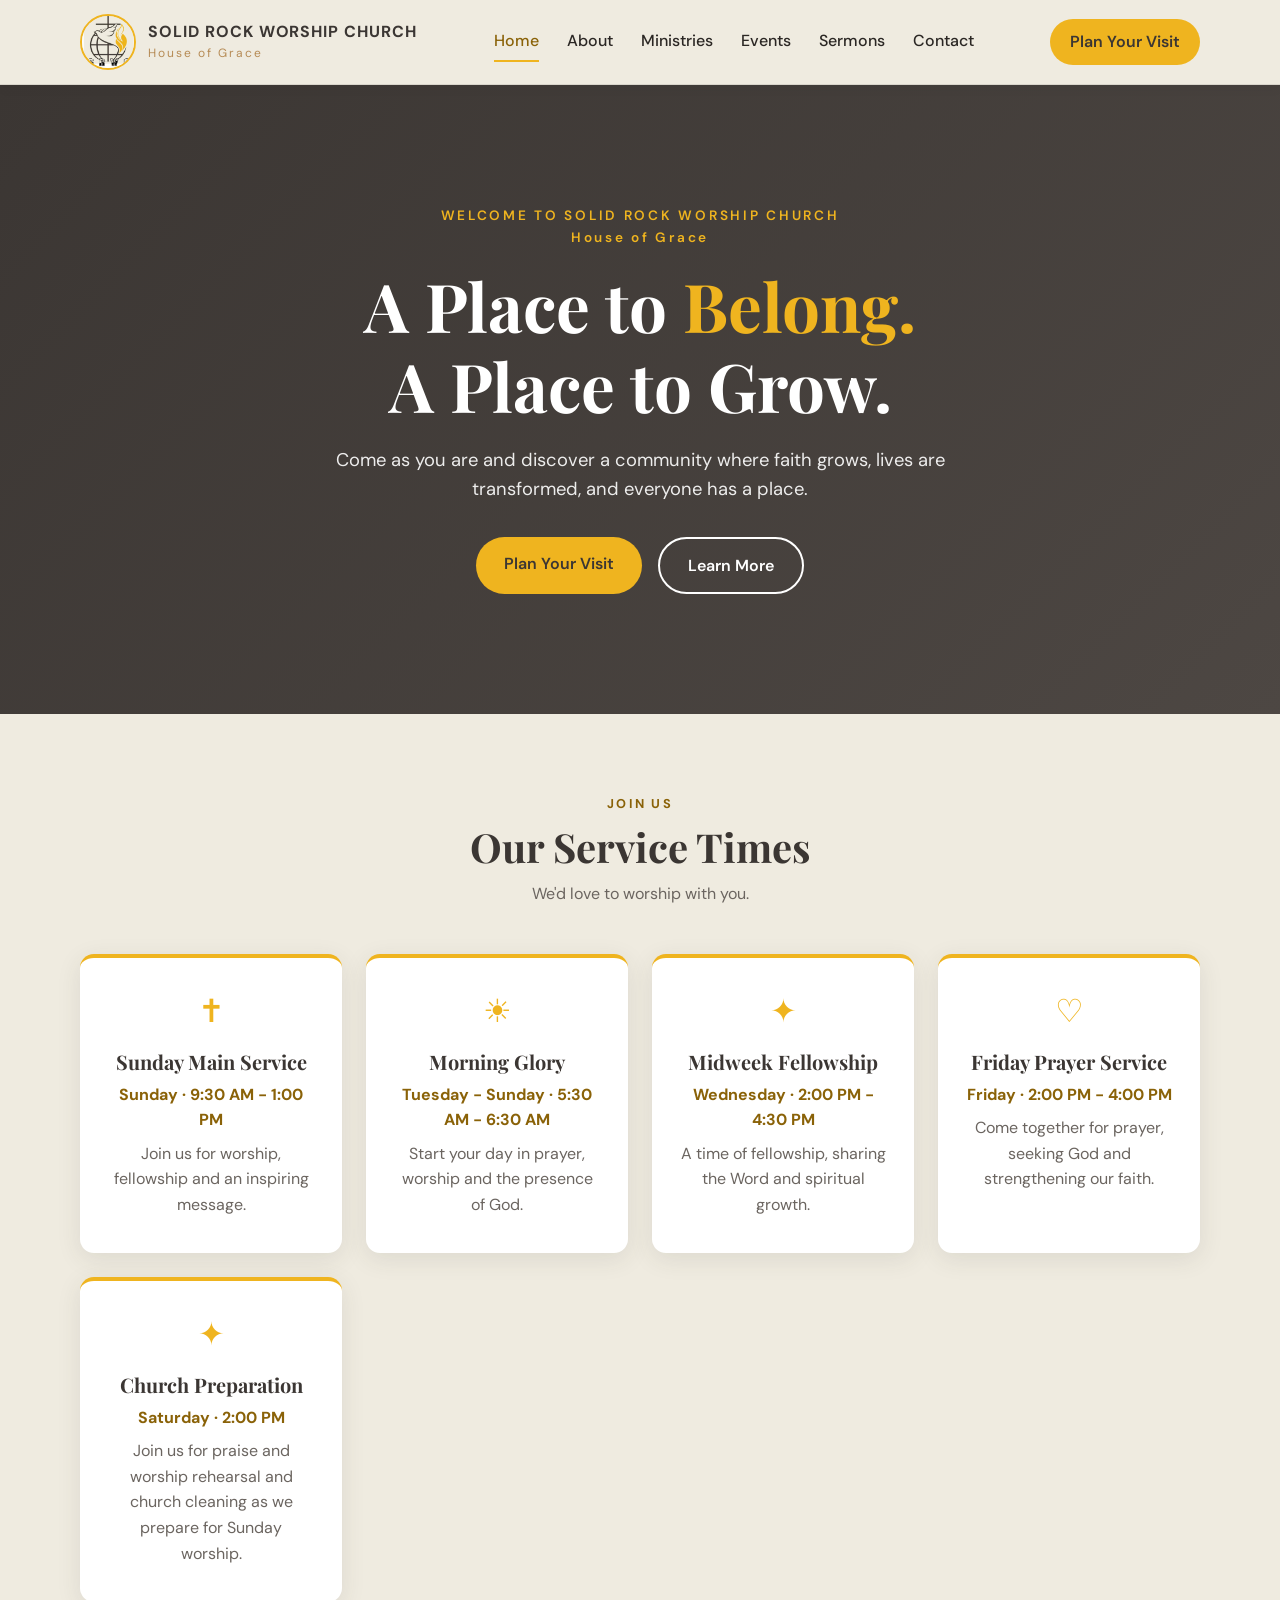
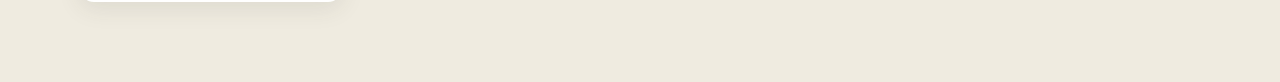
<file: index.html>
<!DOCTYPE html>
<html lang="en">
<head>
    <meta charset="UTF-8">
    <meta name="viewport" content="width=device-width, initial-scale=1.0">
    <meta name="description" content="Welcome to SOLID ROCK WORSHIP CHURCH, a place to belong, grow in faith and connect with others.">
    <title>SOLID ROCK WORSHIP CHURCH</title>
   <link rel="icon" type="image/png" href="images/favicon.png">
    <link rel="stylesheet" href="style.css">

</head>
<body>

    <header class="header">
        <div class="container nav-container">

           <a href="index.html" class="logo">
    <img src="images/LOGO.jpeg" alt="Solid Rock Worship Church logo" class="logo-img">

    <span class="logo-text">
        <strong>SOLID ROCK WORSHIP CHURCH</strong>
        <small>House of Grace</small>
    </span>
</a>
            <nav class="navbar">
                <a href="index.html" aria-current="page">Home</a>
                <a href="about.html">About</a>
                <a href="ministries.html">Ministries</a>
                <a href="events.html">Events</a>
                <a href="sermons.html">Sermons</a>
                <a href="contact.html">Contact</a>
            </nav>

            <a href="contact.html" class="nav-button">Plan Your Visit</a>
            <button class="menu-button" id="menuButton" type="button" aria-label="Open menu">&#9776;</button>

        </div>
    </header>

    <main>

        
        <section class="hero" id="home">
            <div class="container hero-content">
               <p class="hero-small-title">
    WELCOME TO SOLID ROCK WORSHIP CHURCH
    <br>
    <span>House of Grace</span>
</p>
                <h1>
                    A Place to <span>Belong.</span>
                    <br>
                    A Place to Grow.
                </h1>
                <p class="hero-description">
                    Come as you are and discover a community where faith grows,
                    lives are transformed, and everyone has a place.
                </p>
                <div class="hero-buttons">
                    <a href="contact.html" class="primary-button">Plan Your Visit</a>
                    <a href="about.html" class="secondary-button">Learn More</a>
                </div>
            </div>
        </section>

        
<section class="service-section">
    <div class="container">

        <div class="section-heading">
            <p class="section-label">JOIN US</p>
            <h2>Our Service Times</h2>
            <p>We'd love to worship with you.</p>
        </div>

        <div class="service-grid">

            <!-- Sunday Main Service -->
            <div class="service-card">
                <div class="service-icon">&#10013;</div>
                <h3>Sunday Main Service</h3>
                <p class="service-time">Sunday · 9:30 AM - 1:00 PM</p>
                <p>Join us for worship, fellowship and an inspiring message.</p>
            </div>

            <!-- Morning Glory -->
            <div class="service-card">
                <div class="service-icon">&#9728;</div>
                <h3>Morning Glory</h3>
                <p class="service-time">Tuesday - Sunday · 5:30 AM - 6:30 AM</p>
                <p>Start your day in prayer, worship and the presence of God.</p>
            </div>

            <!-- Midweek Fellowship -->
            <div class="service-card">
                <div class="service-icon">&#10022;</div>
                <h3>Midweek Fellowship</h3>
                <p class="service-time">Wednesday · 2:00 PM - 4:30 PM</p>
                <p>A time of fellowship, sharing the Word and spiritual growth.</p>
            </div>

            <!-- Friday Prayer -->
            <div class="service-card">
                <div class="service-icon">&#9825;</div>
                <h3>Friday Prayer Service</h3>
                <p class="service-time">Friday · 2:00 PM - 4:00 PM</p>
                <p>Come together for prayer, seeking God and strengthening our faith.</p>
            </div>

            <!-- Church Preparation -->
            <div class="service-card">
                <div class="service-icon">&#10022;</div>
                <h3>Church Preparation</h3>
                <p class="service-time">Saturday · 2:00 PM</p>
                <p>Join us for praise and worship rehearsal and church cleaning as we prepare for Sunday worship.</p>
            </div>

        </div>

    </div>
</section>

       

    </main>

    <script src="script.js"></script>
</body>
</html>
</file>
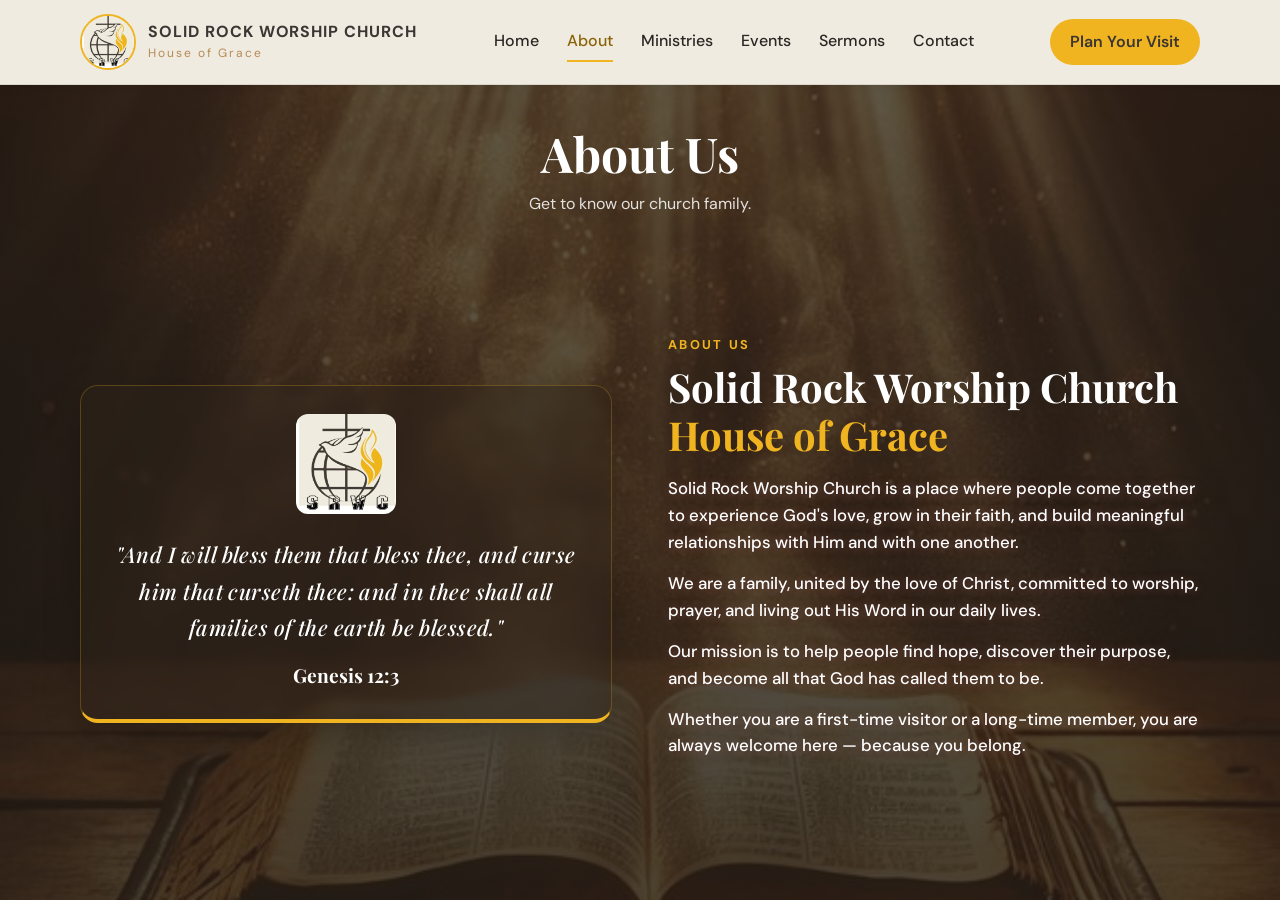
<file: about.html>
<!DOCTYPE html>
<html lang="en">
<head>
    <meta charset="UTF-8">
    <meta name="viewport" content="width=device-width, initial-scale=1.0">
    <meta name="description" content="Learn about SOLID ROCK WORSHIP CHURCH, a welcoming community built on faith, love and fellowship.">
    <title>About Us | SOLID ROCK WORSHIP CHURCH</title>
    <link rel="icon" href="images/favicon.png">
    <link rel="stylesheet" href="style.css">
</head>
<body class="about-page">

    <header class="header">
        <div class="container nav-container">

           <a href="index.html" class="logo">
    <img src="images/LOGO.jpeg" alt="Solid Rock Worship Church logo" class="logo-img">

    <span class="logo-text">
        <strong>SOLID ROCK WORSHIP CHURCH</strong>
        <small>House of Grace</small>
    </span>
</a>

            <nav class="navbar">
                <a href="index.html">Home</a>
                <a href="about.html" aria-current="page">About</a>
                <a href="ministries.html">Ministries</a>
                <a href="events.html">Events</a>
                <a href="sermons.html">Sermons</a>
                <a href="contact.html">Contact</a>
            </nav>

            <a href="contact.html" class="nav-button">Plan Your Visit</a>
            <button class="menu-button" id="menuButton" type="button" aria-label="Open menu">&#9776;</button>

        </div>
    </header>

    <main>

        <section class="page-banner about-banner">
            <div class="container">
                <h1>About Us</h1>
                <p>Get to know our church family.</p>
            </div>
        </section>

        <section class="about-section">
            <div class="container about-grid">

                <div class="about-image">
                    <div class="about-card">
                        <img src="images/LOGO.jpeg" alt="Solid Rock Worship Church logo" class="about-logo">
                        <blockquote>
                         <p>
                               "And I will bless them that bless thee, and curse him that curseth thee: and in thee shall all families of the earth be blessed."
                        </p>

                        <cite>Genesis 12:3</cite>
                        </blockquote>
                    </div>
                </div>
                
<div class="about-content">

    <p class="section-label">ABOUT US</p>

    <h2>
        Solid Rock Worship Church
        <span>House of Grace</span>
    </h2>

    <p>
        Solid Rock Worship Church is a place where people come
        together to experience God's love, grow in their faith,
        and build meaningful relationships with Him and with
        one another.
    </p>

    <p>
        We are a family, united by the love of Christ,
        committed to worship, prayer, and living out His
        Word in our daily lives.
    </p>

    <p>
        Our mission is to help people find hope, discover
        their purpose, and become all that God has called
        them to be.
    </p>

    <p>
        Whether you are a first-time visitor or a long-time
        member, you are always welcome here — because
        you belong.
    </p>

</div>

                

            </div>
        </section>

    </main>

    <script src="script.js"></script>
</body>
</html>
</file>
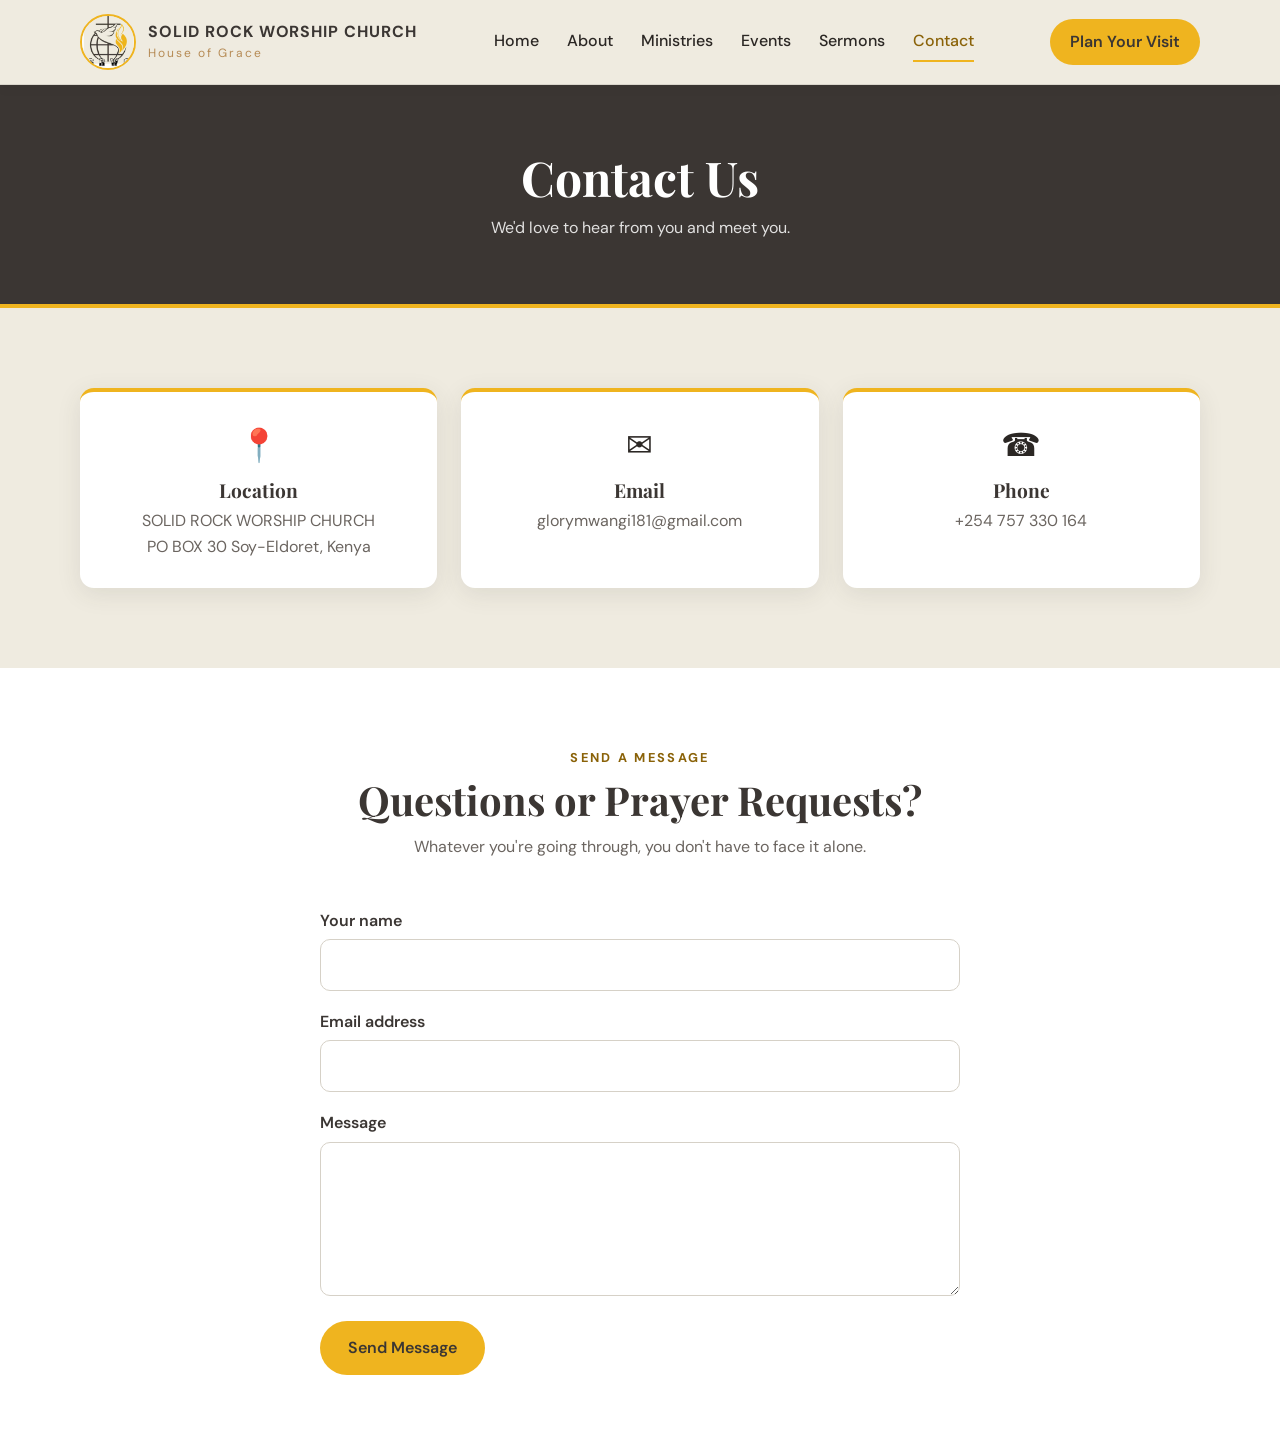
<file: contact.html>
<!DOCTYPE html>
<html lang="en">
<head>
    <meta charset="UTF-8">
    <meta name="viewport" content="width=device-width, initial-scale=1.0">
    <meta name="description" content="Contact SOLID ROCK WORSHIP CHURCH and plan your first visit.">
    <title>Contact | SOLID ROCK WORSHIP CHURCH</title>
    <link rel="icon" href="images/favicon.png">
    <link rel="stylesheet" href="style.css">
</head>
<body>

    <header class="header">
        <div class="container nav-container">

            <a href="index.html" class="logo">
    <img src="images/LOGO.jpeg" alt="Solid Rock Worship Church logo" class="logo-img">

    <span class="logo-text">
        <strong>SOLID ROCK WORSHIP CHURCH</strong>
        <small>House of Grace</small>
    </span>
</a>

            <nav class="navbar">
                <a href="index.html">Home</a>
                <a href="about.html">About</a>
                <a href="ministries.html">Ministries</a>
                <a href="events.html">Events</a>
                <a href="sermons.html">Sermons</a>
                <a href="contact.html" aria-current="page">Contact</a>
            </nav>

            <a href="contact.html" class="nav-button">Plan Your Visit</a>
            <button class="menu-button" id="menuButton" type="button" aria-label="Open menu">&#9776;</button>

        </div>
    </header>

    <main>

        <section class="page-banner">
            <div class="container">
                <h1>Contact Us</h1>
                <p>We'd love to hear from you and meet you.</p>
            </div>
        </section>

        
        <section class="contact-section">
            <div class="container">
                <div class="contact-grid">

                    <div class="contact-item">
                        <span>&#128205;</span>
                        <h2>Location</h2>
                        <p>SOLID ROCK WORSHIP CHURCH<br>PO BOX 30 Soy-Eldoret, Kenya</p>
                    </div>

                    <div class="contact-item">
                        <span>&#9993;</span>
                        <h2>Email</h2>
                        <p>glorymwangi181@gmail.com</p>
                    </div>

                    <div class="contact-item">
                        <span>&#9742;</span>
                        <h2>Phone</h2>
                        <p>+254 757 330 164</p>
                    </div>

                </div>
            </div>
        </section>

        
        <section class="form-section">
            <div class="container">

                <div class="section-heading">
                    <p class="section-label">SEND A MESSAGE</p>
                    <h2>Questions or Prayer Requests?</h2>
                    <p>Whatever you're going through, you don't have to face it alone.</p>
                </div>

                <form class="contact-form">
                    <div>
                        <label for="name">Your name</label>
                        <input type="text" id="name" name="name" required>
                    </div>
                    <div>
                        <label for="email">Email address</label>
                        <input type="email" id="email" name="email" required>
                    </div>
                    <div>
                        <label for="message">Message</label>
                        <textarea id="message" name="message" rows="5" required></textarea>
                    </div>
                    <button type="submit" class="primary-button">Send Message</button>
                </form>

            </div>
        </section>

    </main>

    <script src="script.js"></script>
</body>
</html>
</file>
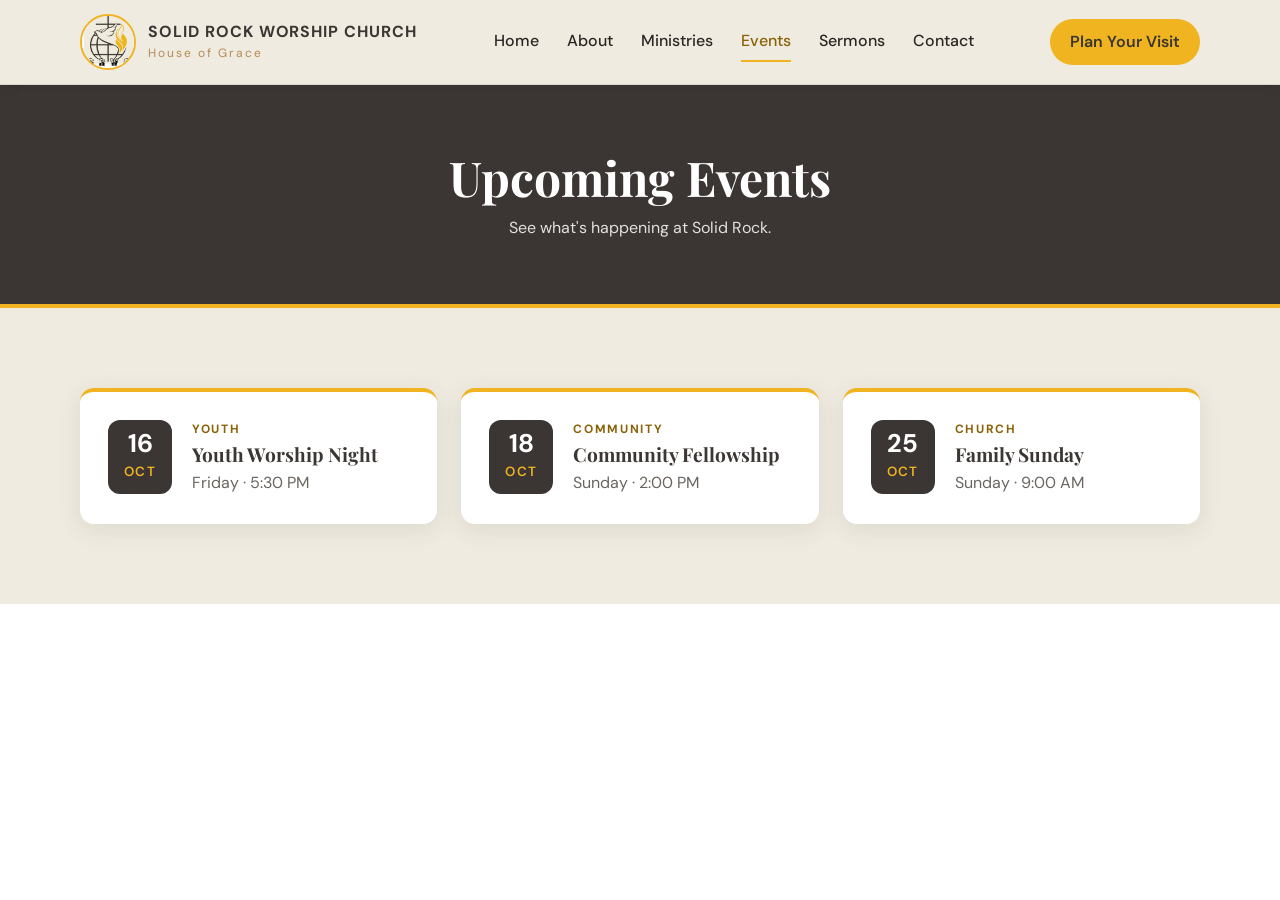
<file: events.html>
<!DOCTYPE html>
<html lang="en">
<head>
    <meta charset="UTF-8">
    <meta name="viewport" content="width=device-width, initial-scale=1.0">
    <meta name="description" content="See what's happening at SOLID ROCK WORSHIP CHURCH: upcoming services, youth nights and community events.">
    <title>Events | SOLID ROCK WORSHIP CHURCH</title>
    <link rel="icon" href="images/favicon.png">
    <link rel="stylesheet" href="style.css">
</head>
<body>

    <header class="header">
        <div class="container nav-container">

            <a href="index.html" class="logo">
    <img src="images/LOGO.jpeg" alt="Solid Rock Worship Church logo" class="logo-img">

    <span class="logo-text">
        <strong>SOLID ROCK WORSHIP CHURCH</strong>
        <small>House of Grace</small>
    </span>
</a>

            <nav class="navbar">
                <a href="index.html">Home</a>
                <a href="about.html">About</a>
                <a href="ministries.html">Ministries</a>
                <a href="events.html" aria-current="page">Events</a>
                <a href="sermons.html">Sermons</a>
                <a href="contact.html">Contact</a>
            </nav>

            <a href="contact.html" class="nav-button">Plan Your Visit</a>
            <button class="menu-button" id="menuButton" type="button" aria-label="Open menu">&#9776;</button>

        </div>
    </header>

    <main>

        <section class="page-banner">
            <div class="container">
                <h1>Upcoming Events</h1>
                <p>See what's happening at Solid Rock.</p>
            </div>
        </section>

        
        <section class="events-section">
            <div class="container">
                <div class="events-grid">

                    <article class="event-card">
                        <div class="event-date">
                            <span>16</span>
                            <small>OCT</small>
                        </div>
                        <div class="event-content">
                            <p class="event-category">YOUTH</p>
                            <h2>Youth Worship Night</h2>
                            <p>Friday · 5:30 PM</p>
                        </div>
                    </article>

                    <article class="event-card">
                        <div class="event-date">
                            <span>18</span>
                            <small>OCT</small>
                        </div>
                        <div class="event-content">
                            <p class="event-category">COMMUNITY</p>
                            <h2>Community Fellowship</h2>
                            <p>Sunday · 2:00 PM</p>
                        </div>
                    </article>

                    <article class="event-card">
                        <div class="event-date">
                            <span>25</span>
                            <small>OCT</small>
                        </div>
                        <div class="event-content">
                            <p class="event-category">CHURCH</p>
                            <h2>Family Sunday</h2>
                            <p>Sunday · 9:00 AM</p>
                        </div>
                    </article>

                </div>
            </div>
        </section>

    </main>

    <script src="script.js"></script>
</body>
</html>
</file>
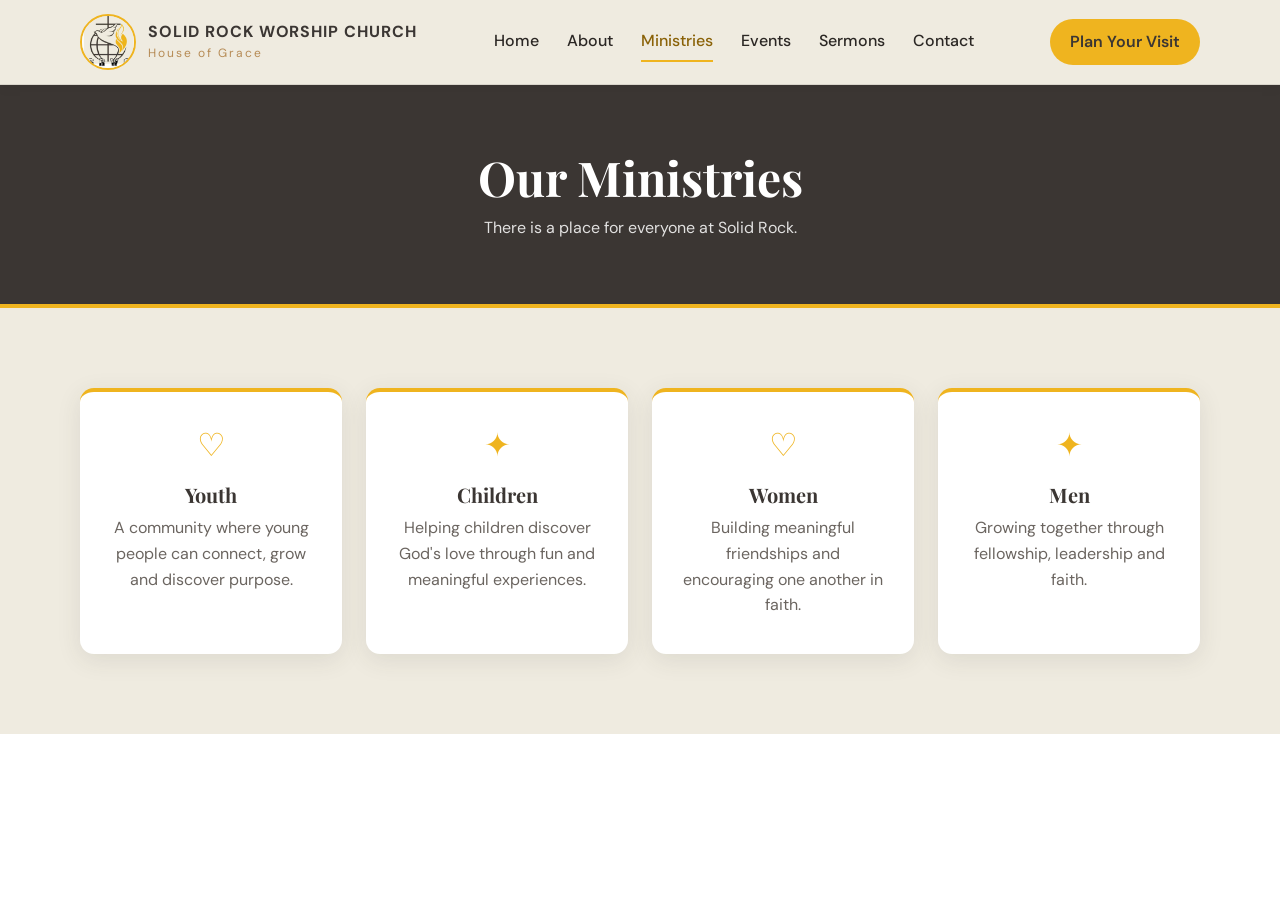
<file: ministries.html>
<!DOCTYPE html>
<html lang="en">
<head>
    <meta charset="UTF-8">
    <meta name="viewport" content="width=device-width, initial-scale=1.0">
    <meta name="description" content="Explore the ministries at SOLID ROCK WORSHIP CHURCH and find your community.">
    <title>Ministries | SOLID ROCK WORSHIP CHURCH</title>
    <link rel="icon" href="images/favicon.png">
    <link rel="stylesheet" href="style.css">
</head>
<body>

    <header class="header">
        <div class="container nav-container">

           <a href="index.html" class="logo">
    <img src="images/LOGO.jpeg" alt="Solid Rock Worship Church logo" class="logo-img">

    <span class="logo-text">
        <strong>SOLID ROCK WORSHIP CHURCH</strong>
        <small>House of Grace</small>
    </span>
</a>
            <nav class="navbar">
                <a href="index.html">Home</a>
                <a href="about.html">About</a>
                <a href="ministries.html" aria-current="page">Ministries</a>
                <a href="events.html">Events</a>
                <a href="sermons.html">Sermons</a>
                <a href="contact.html">Contact</a>
            </nav>

            <a href="contact.html" class="nav-button">Plan Your Visit</a>
            <button class="menu-button" id="menuButton" type="button" aria-label="Open menu">&#9776;</button>

        </div>
    </header>

    <main>

        <section class="page-banner">
            <div class="container">
                <h1>Our Ministries</h1>
                <p>There is a place for everyone at Solid Rock.</p>
            </div>
        </section>

       
        <section class="ministries-section">
            <div class="container">

                <div class="ministries-grid">

                    <article class="ministry-card">
                        <div class="ministry-icon">&#9825;</div>
                        <h2>Youth</h2>
                        <p>A community where young people can connect, grow and discover purpose.</p>
                    </article>

                    <article class="ministry-card">
                        <div class="ministry-icon">&#10022;</div>
                        <h2>Children</h2>
                        <p>Helping children discover God's love through fun and meaningful experiences.</p>
                    </article>

                    <article class="ministry-card">
                        <div class="ministry-icon">&#9825;</div>
                        <h2>Women</h2>
                        <p>Building meaningful friendships and encouraging one another in faith.</p>
                    </article>

                    <article class="ministry-card">
                        <div class="ministry-icon">&#10022;</div>
                        <h2>Men</h2>
                        <p>Growing together through fellowship, leadership and faith.</p>
                    </article>

                </div>
            </div>
        </section>

    </main>

    <script src="script.js"></script>
</body>
</html>
</file>
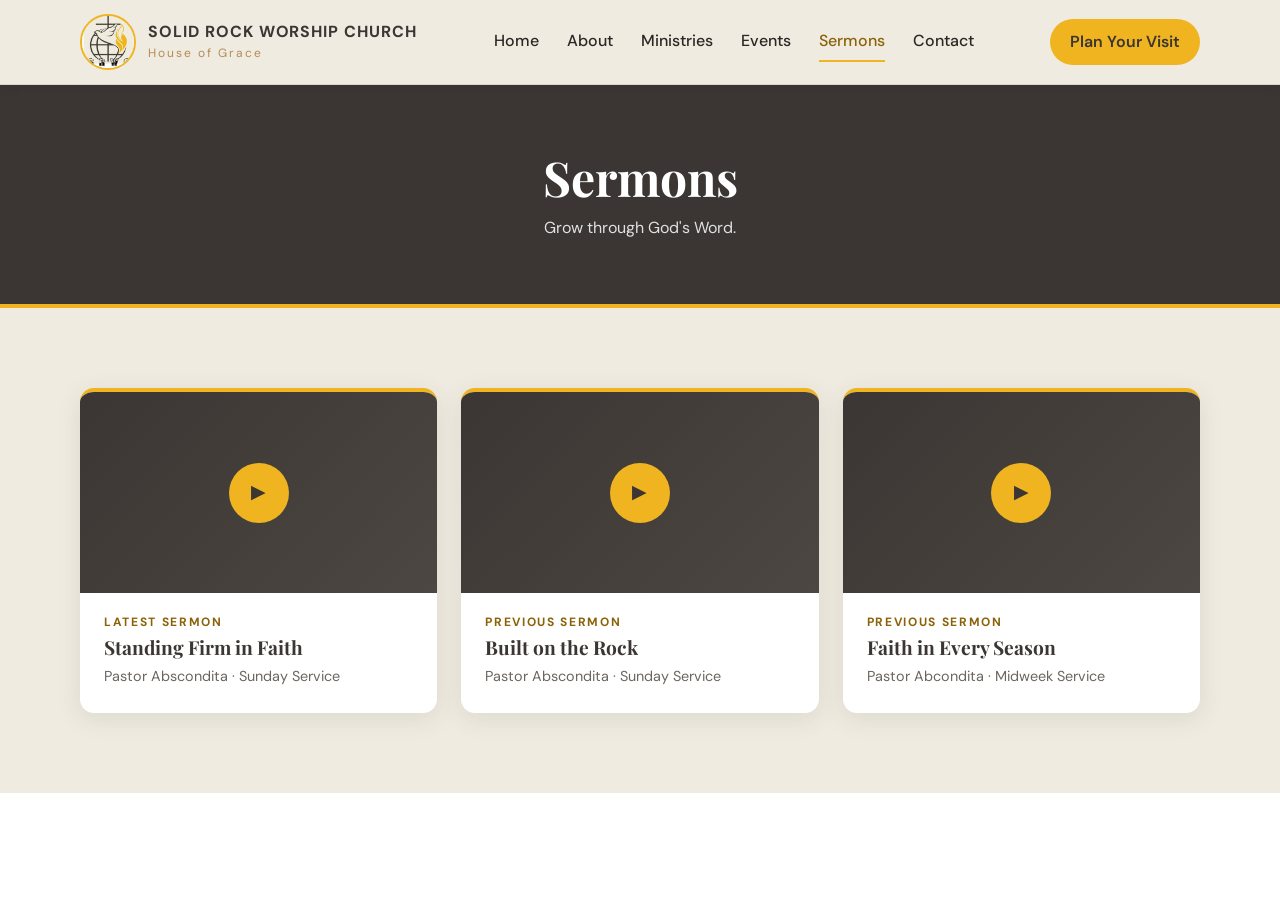
<file: sermons.html>
<!DOCTYPE html>
<html lang="en">
<head>
    <meta charset="UTF-8">
    <meta name="viewport" content="width=device-width, initial-scale=1.0">
    <meta name="description" content="Watch and listen to messages from the pastors at SOLID ROCK WORSHIP CHURCH.">
    <title>Sermons | SOLID ROCK WORSHIP CHURCH</title>
    <link rel="icon" href="images/favicon.png">
    <link rel="stylesheet" href="style.css">
</head>
<body>

    <header class="header">
        <div class="container nav-container">

            <a href="index.html" class="logo">
    <img src="images/LOGO.jpeg" alt="Solid Rock Worship Church logo" class="logo-img">

    <span class="logo-text">
        <strong>SOLID ROCK WORSHIP CHURCH</strong>
        <small>House of Grace</small>
    </span>
</a>

            <nav class="navbar">
                <a href="index.html">Home</a>
                <a href="about.html">About</a>
                <a href="ministries.html">Ministries</a>
                <a href="events.html">Events</a>
                <a href="sermons.html" aria-current="page">Sermons</a>
                <a href="contact.html">Contact</a>
            </nav>

            <a href="contact.html" class="nav-button">Plan Your Visit</a>
            <button class="menu-button" id="menuButton" type="button" aria-label="Open menu">&#9776;</button>

        </div>
    </header>

    <main>

        <section class="page-banner">
            <div class="container">
                <h1>Sermons</h1>
                <p>Grow through God's Word.</p>
            </div>
        </section>

      
        <section class="sermons-section">
            <div class="container">
                <div class="sermons-grid">

                    <article class="sermon-card">
                        <div class="sermon-thumbnail">
                            <span class="play-button">&#9654;</span>
                        </div>
                        <div class="sermon-info">
                            <p class="sermon-label">LATEST SERMON</p>
                            <h2>Standing Firm in Faith</h2>
                            <span>Pastor Abscondita · Sunday Service</span>
                        </div>
                    </article>

                    <article class="sermon-card">
                        <div class="sermon-thumbnail">
                            <span class="play-button">&#9654;</span>
                        </div>
                        <div class="sermon-info">
                            <p class="sermon-label">PREVIOUS SERMON</p>
                            <h2>Built on the Rock</h2>
                            <span>Pastor Abscondita · Sunday Service</span>
                        </div>
                    </article>

                    <article class="sermon-card">
                        <div class="sermon-thumbnail">
                            <span class="play-button">&#9654;</span>
                        </div>
                        <div class="sermon-info">
                            <p class="sermon-label">PREVIOUS SERMON</p>
                            <h2>Faith in Every Season</h2>
                            <span>Pastor Abcondita · Midweek Service</span>
                        </div>
                    </article>

                </div>
            </div>
        </section>

    </main>

    <script src="script.js"></script>
</body>
</html>
</file>
<file: style.css>
@import url('https://fonts.googleapis.com/css2?family=DM+Sans:wght@400;500;600;700&family=Playfair+Display:wght@500;600;700&display=swap');
:root {
    --charcoal: #3b3633;
    --charcoal-light: #4d4743;
    --gold: #efb41f;
    --gold-hover: #d99f0f;
    --gold-text: #8a6208;
    --cream: #efebe0;
    --text: #2b2724;
    --muted: #6b6560;
    --white: #ffffff;
    --radius: 14px;
    --shadow: 0 6px 24px rgba(59, 54, 51, 0.1);
}


*, *::before, *::after {
    box-sizing: border-box;
    margin: 0;
    padding: 0;
}

html { scroll-behavior: smooth; }

body {
    font-family: 'DM Sans', sans-serif;
    color: var(--text);
    background: var(--white);
    line-height: 1.6;
}

h1, h2, h3 {
    font-family: 'Playfair Display', serif;
    color: var(--charcoal);
    line-height: 1.2;
}

a { color: inherit; text-decoration: none; }

.container {
    width: min(1120px, 92%);
    margin-inline: auto;
}

section { padding: 80px 0; }


.primary-button,
.secondary-button {
    display: inline-block;
    padding: 14px 28px;
    border-radius: 999px;
    font-weight: 600;
    transition: 0.2s;
}

.primary-button { background: var(--gold); color: var(--charcoal); }
.primary-button:hover { background: var(--gold-hover); }

.secondary-button { border: 2px solid var(--white); color: var(--white); }
.secondary-button:hover { background: var(--white); color: var(--charcoal); }


.header {
    position: sticky;
    top: 0;
    z-index: 100;
    background: var(--cream);
    border-bottom: 1px solid rgba(59, 54, 51, 0.12);
    box-shadow: 0 2px 12px rgba(0, 0, 0, 0.06);
}

.nav-container {
    display: flex;
    align-items: center;
    justify-content: space-between;
    gap: 24px;
    height: 84px;
}

.logo { display: flex; align-items: center; gap: 12px; color: var(--charcoal); }
.logo-img { height: 56px; width: 56px; border-radius: 50px; object-fit: cover; border: 2px solid var(--gold);}
.logo-text strong { letter-spacing: 0.06em; font-size: 0.85rem; }

.navbar { display: flex; gap: 28px; }

.navbar a {
    font-weight: 500;
    padding: 6px 0;
    border-bottom: 2px solid transparent;
}

.navbar a:hover,
.navbar a[aria-current="page"] {
    color: var(--gold-text);
    border-bottom-color: var(--gold);
}

.nav-button {
    background: var(--gold);
    color: var(--charcoal);
    padding: 10px 20px;
    border-radius: 999px;
    font-weight: 600;
    transition: 0.2s;
}
.nav-button:hover { background: var(--charcoal); color: var(--white); }

.menu-button {
    display: none;
    background: none;
    border: 0;
    font-size: 1.8rem;
    color: var(--charcoal);
    cursor: pointer;
}


.hero {
    background: linear-gradient(135deg, var(--charcoal), var(--charcoal-light));
    color: var(--white);
    text-align: center;
    padding: 120px 0;
}

.hero h1 {
    color: var(--white);
    font-size: clamp(2.4rem, 6vw, 4.2rem);
    margin-bottom: 20px;
}
.hero h1 span { color: var(--gold); }

.hero-small-title {
    color: var(--gold);
    letter-spacing: 0.2em;
    font-size: 0.85rem;
    font-weight: 600;
    margin-bottom: 16px;
}

.hero-description {
    max-width: 620px;
    margin: 0 auto 32px;
    font-size: 1.15rem;
    opacity: 0.9;
}

.hero-buttons { display: flex; gap: 16px; justify-content: center; flex-wrap: wrap; }

.page-banner {
    background: var(--charcoal);
    border-bottom: 4px solid var(--gold);
    text-align: center;
    padding: 64px 0;
}
.page-banner h1 { color: var(--white); font-size: clamp(2rem, 5vw, 3rem); margin-bottom: 8px; }
.page-banner p { color: var(--white); opacity: 0.85; }


.section-heading { text-align: center; max-width: 640px; margin: 0 auto 48px; }
.section-heading h2 { font-size: clamp(1.8rem, 4vw, 2.5rem); margin-bottom: 10px; }
.section-heading p:last-child { color: var(--muted); }

.section-label {
    color: var(--gold-text);
    letter-spacing: 0.18em;
    font-size: 0.8rem;
    font-weight: 700;
    margin-bottom: 8px;
}


.service-section,
.ministries-section,
.events-section,
.sermons-section,
.contact-section { background: var(--cream); }


.service-grid,
.ministries-grid,
.contact-grid {
    display: grid;
    gap: 24px;
    grid-template-columns: repeat(auto-fit, minmax(240px, 1fr));
}

.events-grid,
.sermons-grid {
    display: grid;
    gap: 24px;
    grid-template-columns: repeat(auto-fit, minmax(300px, 1fr));
}

.service-card,
.ministry-card,
.event-card,
.sermon-card,
.contact-item {
    background: var(--white);
    border-radius: var(--radius);
    border-top: 4px solid var(--gold);
    box-shadow: var(--shadow);
    padding: 28px;
}

.service-card,
.ministry-card,
.contact-item { text-align: center; }

.service-icon,
.ministry-icon { font-size: 2rem; color: var(--gold); margin-bottom: 12px; }

.service-card h3,
.ministry-card h2 { font-size: 1.25rem; margin-bottom: 8px; }

.service-card .service-time { color: var(--gold-text); font-weight: 700; }
.service-card p,
.ministry-card p { color: var(--muted); margin-bottom: 8px; }

/* ===== ABOUT ===== */
.about-grid {
    display: grid;
    grid-template-columns: 1fr 1fr;
    gap: 56px;
    align-items: center;
}

.image-placeholder {
    aspect-ratio: 4 / 3;
    border-radius: var(--radius);
    background: linear-gradient(135deg, var(--charcoal), var(--charcoal-light));
    display: grid;
    place-items: center;
    color: var(--gold);
    font-family: 'Playfair Display', serif;
    font-size: 2rem;
}

.about-content h2 {
    font-size: clamp(1.8rem, 4vw, 2.5rem);
    margin-bottom: 16px;
    color: var(--white);
}

.about-content h2 span { color: var(--gold); }

.about-content .section-label { color: var(--gold); }

.about-content p:not(.section-label) {
    color: var(--white);
    font-size: 1.05rem;
    font-weight: 500;
    margin-bottom: 14px;
    text-shadow: 0 1px 10px rgba(134, 80, 80, 0.7);
}

.event-card { display: flex; gap: 20px; align-items: flex-start; }

.event-date {
    background: var(--charcoal);
    color: var(--white);
    border-radius: 12px;
    padding: 10px 14px;
    text-align: center;
    min-width: 64px;
}
.event-date span { display: block; font-size: 1.6rem; font-weight: 700; line-height: 1.1; }
.event-date small { color: var(--gold); letter-spacing: 0.1em; font-weight: 600; }

.event-category { color: var(--gold-text); font-size: 0.75rem; letter-spacing: 0.14em; font-weight: 700; }
.event-content h2 { font-size: 1.2rem; margin: 4px 0; }
.event-content p:last-child { color: var(--muted); }

.sermon-card { padding: 0; overflow: hidden; }

.sermon-thumbnail {
    aspect-ratio: 16 / 9;
    background: linear-gradient(135deg, var(--charcoal), var(--charcoal-light));
    display: grid;
    place-items: center;
}

.play-button {
    width: 60px;
    height: 60px;
    border-radius: 50%;
    background: var(--gold);
    color: var(--charcoal);
    display: grid;
    place-items: center;
    font-size: 1.2rem;
}

.sermon-info { padding: 20px 24px 24px; }
.sermon-label { color: var(--gold-text); font-size: 0.75rem; letter-spacing: 0.14em; font-weight: 700; }
.sermon-info h2 { font-size: 1.2rem; margin: 4px 0; }
.sermon-info span { color: var(--muted); font-size: 0.9rem; }


.contact-item span { font-size: 2rem; display: block; margin-bottom: 8px; }
.contact-item h2 { font-size: 1.2rem; margin-bottom: 6px; }
.contact-item p { color: var(--muted); }

.contact-form { max-width: 640px; margin-inline: auto; display: grid; gap: 18px; }
.contact-form label { display: block; font-weight: 600; color: var(--charcoal); margin-bottom: 6px; }

.contact-form input,
.contact-form textarea {
    width: 100%;
    padding: 12px 14px;
    border: 1px solid #d6d1c7;
    border-radius: 10px;
    font: inherit;
}

.contact-form input:focus,
.contact-form textarea:focus { outline: 2px solid var(--gold); border-color: transparent; }

.contact-form button {
    justify-self: start;
    border: 0;
    cursor: pointer;
    font: inherit;
    font-weight: 600;
}

@media (max-width: 1100px) {
    .nav-button { display: none; }
    .menu-button { display: block; }

    .navbar {
        display: none;
        position: absolute;
        top: 100%;
        left: 0;
        right: 0;
        flex-direction: column;
        gap: 0;
        background: var(--cream);
        padding: 8px 4%;
        box-shadow: 0 12px 20px rgba(0, 0, 0, 0.08);
    }

    .navbar.open { display: flex; }
    .navbar a { padding: 14px 0; border-bottom: 1px solid rgba(59, 54, 51, 0.12); }
}

@media (max-width: 900px) {
    section { padding: 56px 0; }
    .hero { padding: 80px 0; }
    .about-grid { grid-template-columns: 1fr; }
}
.about-card {
    background: rgba(45, 34, 25, 0.48);
    backdrop-filter: blur(4px);
    border: 1px solid rgba(239, 180, 31, 0.25);
    border-bottom: 4px solid var(--gold);
    border-radius: 18px;
    padding: 48px 32px;
    text-align: center;
    box-shadow: 0 12px 35px rgba(0, 0, 0, 0.25);
}

.about-logo {
    width: 140px;
    border-radius: 12px;
    margin-bottom: 24px;
}

.about-card blockquote p {
    font-family: 'Playfair Display', serif;
    font-size: clamp(1.2rem, 2.5vw, 1.6rem);
    font-style: italic;
    font-weight: 500;
    color: var(--white);
    line-height: 1.7;
    text-align: center;
    letter-spacing: 0.02em;
}
.about-card cite {
    display: block;
    margin-top: 14px;
    color: var(--white);
    font-family: 'Playfair Display', serif;
    font-style: normal;
    font-weight: 700;
    font-size: 1.2rem;
    letter-spacing: 0;
}

.about-page {
    background:
        linear-gradient(
            rgba(35, 27, 20, 0.72),
            rgba(35, 27, 20, 0.82)
        ),
        url('images/about-bg.jpeg');

    background-size: cover;
    background-position: center;
    background-repeat: no-repeat;
    background-attachment: fixed;
}
.about-banner {
    min-height: auto;
    padding: 40px 0 16px;
    background: none;
    border-bottom: none;
}

.about-page {
    min-height: 100vh;
    display: flex;
    flex-direction: column;
}

.about-page main {
    flex: 1;
    display: flex;
    flex-direction: column;
}

.about-page .about-section {
    flex: 1;
    display: flex;
    align-items: center;
    padding: 16px 0 40px;
}

.about-page .about-card {
    padding: 28px 24px;
}

.about-page .about-logo {
    width: 100px;
    height: 100px;
    margin-bottom: 14px;
}

.about-page .about-card blockquote p {
    font-size: clamp(1.05rem, 2vw, 1.35rem);
}
.logo-text {
    display: flex;
    flex-direction: column;
    line-height: 1.3;
}

.logo-text strong {
    font-size: 16px;
    font-weight: 700;
}

.logo-text small {
    font-size: 12px;
    color: #b68b55;
    letter-spacing: 2px;
    margin-top: 3px;
}
</file>
